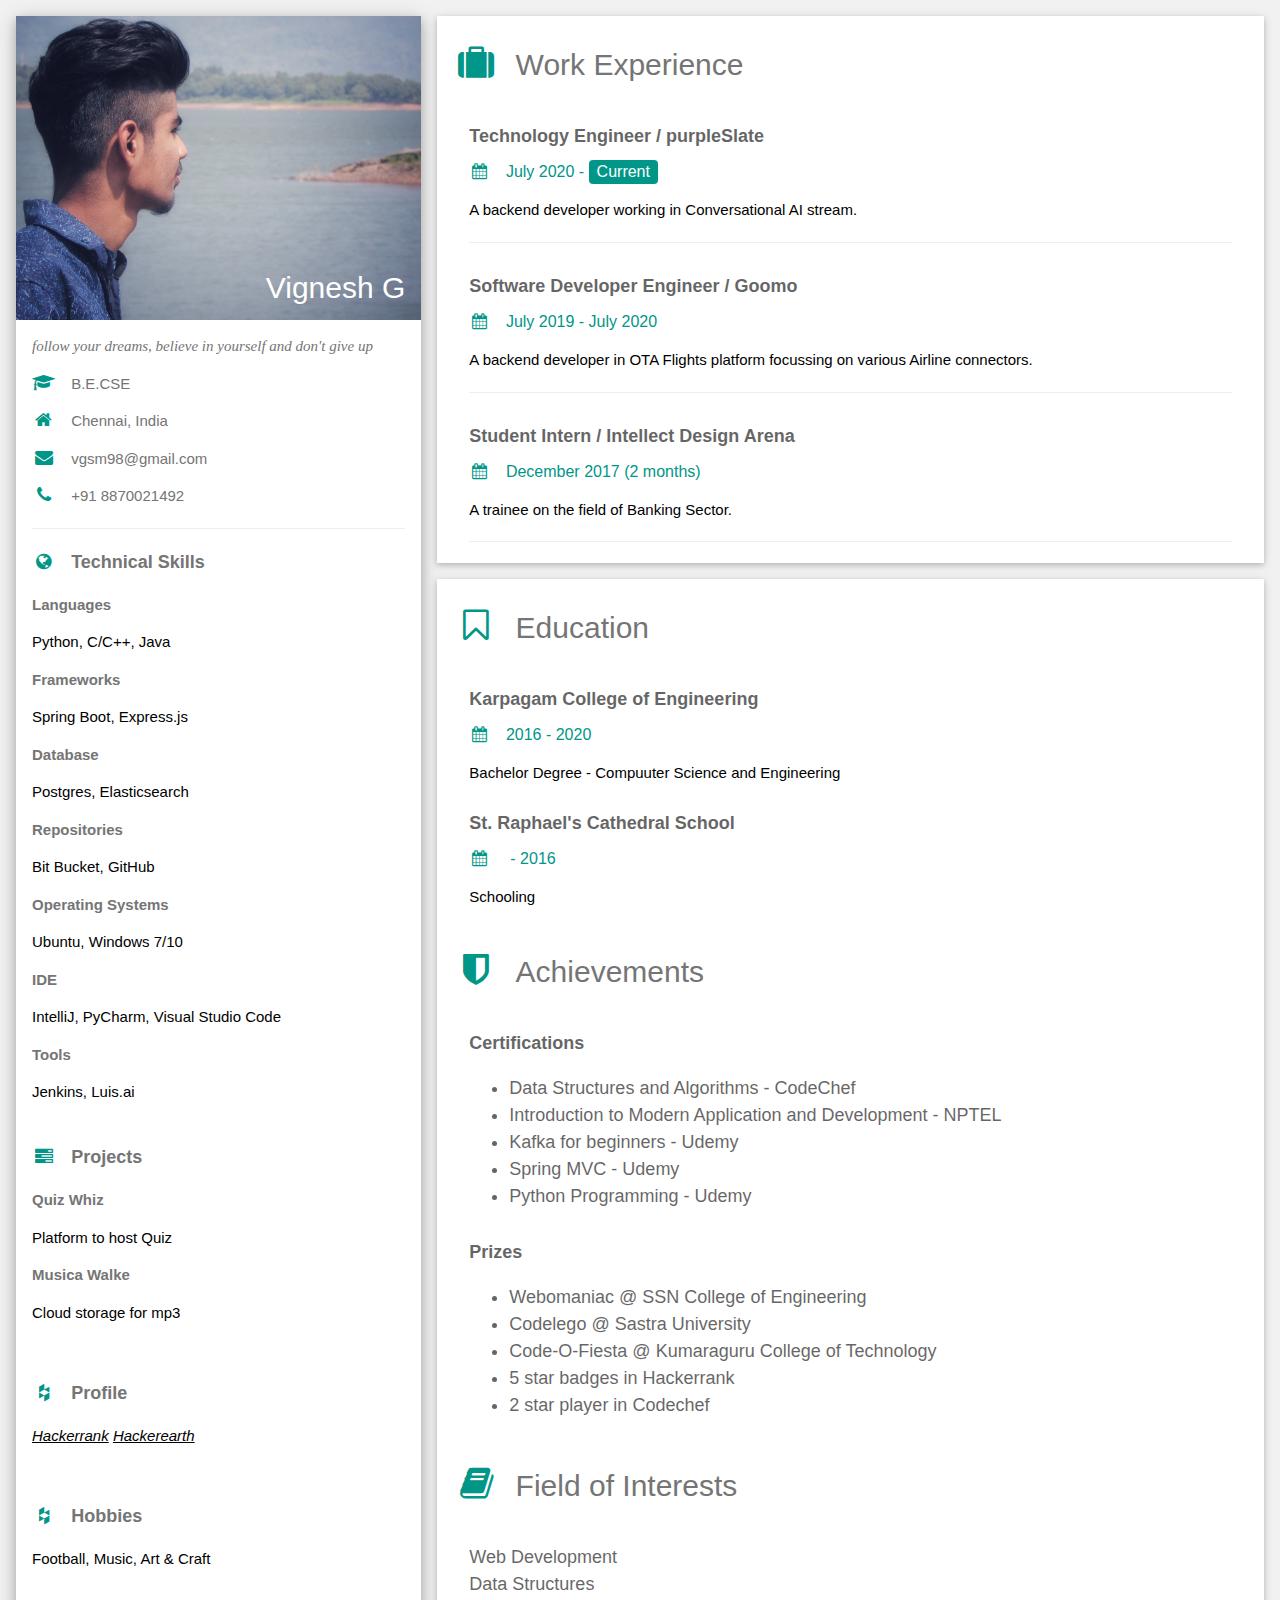
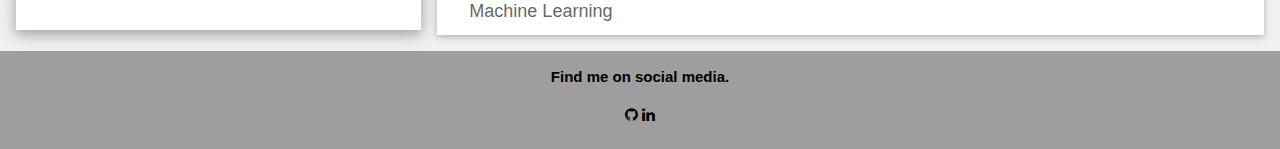
<file: index.html>
<!DOCTYPE html>
<html>
  <title>Port Folio</title>
  <meta charset="UTF-8" />
  <meta name="viewport" content="width=device-width, initial-scale=1" />
  <link rel="stylesheet" href="https://www.w3schools.com/w3css/4/w3.css" />
  <link
    rel="stylesheet"
    href="https://fonts.googleapis.com/css?family=Roboto"
  />
  <link
    rel="stylesheet"
    href="https://cdnjs.cloudflare.com/ajax/libs/font-awesome/4.7.0/css/font-awesome.min.css"
  />
  <style>
    html,
    body,
    h1,
    h2,
    h3,
    h4,
    h5,
    h6 {
      font-family: "Trebuchet MS", "Lucida Sans Unicode", "Lucida Grande",
        "Lucida Sans", Arial, sans-serif;
    }
    .ff {
      font-family: cursive;
    }
  </style>
  <script>
    document.addEventListener("contextmenu", (event) => event.preventDefault());
  </script>
  <body class="w3-light-grey">
    <!-- Page Container -->
    <div class="w3-content w3-margin-top" style="max-width: 1400px;">
      <!-- The Grid -->
      <div class="w3-row-padding">
        <!-- Left Column -->
        <div class="w3-third">
          <div class="w3-white w3-text-grey w3-card-4">
            <div class="w3-display-container">
              <img src="profile.jpg" style="width: 100%;" alt="Avatar" />
              <div class="w3-display-bottomright w3-container w3-text-white">
                <h2>Vignesh G</h2>
              </div>
            </div>
            <div class="w3-container">
              <p class="ff">
                <i>follow your dreams, believe in yourself and don't give up</i>
              </p>
              <p>
                <i
                  class="fa fa-graduation-cap fa-fw w3-margin-right w3-large w3-text-teal"
                ></i
                >B.E.CSE
              </p>
              <p>
                <i
                  class="fa fa-home fa-fw w3-margin-right w3-large w3-text-teal"
                ></i
                >Chennai, India
              </p>
              <p>
                <i
                  class="fa fa-envelope fa-fw w3-margin-right w3-large w3-text-teal"
                ></i
                >vgsm98@gmail.com
              </p>
              <p>
                <i
                  class="fa fa-phone fa-fw w3-margin-right w3-large w3-text-teal"
                ></i
                >+91 8870021492
              </p>
              <hr />
              <p class="w3-large w3-text-theme">
                <b
                  ><i class="fa fa-globe fa-fw w3-margin-right w3-text-teal"></i
                  >Technical Skills</b
                >
              </p>
              <p><strong>Languages</strong></p>
              <div class="w3-white w3-round-xlarge">
                <div>
                  <span>Python,</span>
                  <span>C/C++,</span>
                  <span>Java</span>
                </div>
              </div>
              <p><strong>Frameworks</strong></p>
              <div class="w3-white w3-round-xlarge">
                <div>
                  <span>Spring Boot,</span>
                  <span>Express.js</span>
                </div>
              </div>
              <p><strong>Database</strong></p>
              <div class="w3-white w3-round-xlarge">
                <div>
                  <span>Postgres,</span>
                  <span>Elasticsearch</span>
                </div>
              </div>
              <p><strong>Repositories</strong></p>
              <div class="w3-white w3-round-xlarge">
                <div>
                  <span>Bit Bucket,</span>
                  <span>GitHub</span>
                </div>
              </div>
              <p><strong>Operating Systems</strong></p>
              <div class="w3-white w3-round-xlarge">
                <div>
                  <span>Ubuntu,</span>
                  <span>Windows 7/10</span>
                </div>
              </div>
              <p><strong>IDE</strong></p>
              <div class="w3-white w3-round-xlarge">
                <div>
                  <span>IntelliJ,</span>
                  <span>PyCharm,</span>
                  <span>Visual Studio Code</span>
                </div>
              </div>
              <p><strong>Tools</strong></p>
              <div class="w3-white w3-round-xlarge">
                <div>
                  <span>Jenkins,</span>
                  <span>Luis.ai</span>
                </div>
              </div>
              <br />
              <p class="w3-large">
                <b
                  ><i class="fa fa-tasks fa-fw w3-margin-right w3-text-teal"></i
                  >Projects</b
                >
              </p>
              <p><strong>Quiz Whiz</strong></p>
              <div class="w3-white w3-round-xlarge">
                <p>Platform to host Quiz</p>
              </div>
              <p><strong>Musica Walke</strong></p>
              <div class="w3-white w3-round-xlarge">
                <p>Cloud storage for mp3</p>
              </div>
              <br />
              <p class="w3-large w3-text-theme">
                <b
                  ><i class="fa fa-houzz fa-fw w3-margin-right w3-text-teal"></i
                  >Profile</b
                >
              </p>
              <div class="w3-white w3-round-xlarge">
                <p>
                  <a href="https://www.hackerrank.com/Vignesh_p156"
                    ><i>Hackerrank</i></a
                  >
                  <a href="https://www.hackerearth.com/@vigneshg"
                    ><i>Hackerearth</i></a
                  >
                </p>
              </div>
              <br />
              <p class="w3-large w3-text-theme">
                <b
                  ><i class="fa fa-houzz fa-fw w3-margin-right w3-text-teal"></i
                  >Hobbies</b
                >
              </p>
              <div class="w3-white w3-round-xlarge">
                <p>Football, Music, Art &amp; Craft</p>
              </div>
              <br /><br />
            </div>
          </div>

          <!-- End Left Column -->
        </div>

        <!-- Right Column -->
        <div class="w3-twothird">
          <div class="w3-container w3-card w3-white w3-margin-bottom">
            <h2 class="w3-text-grey w3-padding-16">
              <i
                class="fa fa-suitcase fa-fw w3-margin-right w3-xxlarge w3-text-teal"
              ></i
              >Work Experience
            </h2>
            <div class="w3-container">
              <h5 class="w3-opacity">
                <b>Technology Engineer / purpleSlate</b>
              </h5>
              <h6 class="w3-text-teal">
                <i class="fa fa-calendar fa-fw w3-margin-right"></i>July 2020 -
                <span class="w3-tag w3-teal w3-round">Current</span>
              </h6>
              <p>
                A backend developer working in Conversational AI stream.
              </p>
              <hr />
            </div>
            <div class="w3-container">
              <h5 class="w3-opacity">
                <b>Software Developer Engineer / Goomo</b>
              </h5>
              <h6 class="w3-text-teal">
                <i class="fa fa-calendar fa-fw w3-margin-right"></i>July 2019 -
                July 2020
              </h6>
              <p>
                A backend developer in OTA Flights platform focussing on various Airline connectors.
              </p>
              <hr />
            </div>
            <div class="w3-container">
              <h5 class="w3-opacity">
                <b>Student Intern / Intellect Design Arena</b>
              </h5>
              <h6 class="w3-text-teal">
                <i class="fa fa-calendar fa-fw w3-margin-right"></i>December
                2017 (2 months)
              </h6>
              <p>A trainee on the field of Banking Sector.</p>
              <hr />
            </div>
          </div>

          <div class="w3-container w3-card w3-white">
            <h2 class="w3-text-grey w3-padding-16">
              <i
                class="fa fa-bookmark-o fa-fw w3-margin-right w3-xxlarge w3-text-teal"
              ></i
              >Education
            </h2>
            <!--    <div class="w3-container">
                        <h5 class="w3-opacity">
                            <b>W3Schools.com</b>
                        </h5>
                        <h6 class="w3-text-teal">
                            <i class="fa fa-calendar fa-fw w3-margin-right"></i>Forever</h6>
                        <p>Web Development! All I need to know in one place</p>
                        <hr>
                    </div>
                -->
            <div class="w3-container">
              <h5 class="w3-opacity">
                <b>Karpagam College of Engineering</b>
              </h5>
              <h6 class="w3-text-teal">
                <i class="fa fa-calendar fa-fw w3-margin-right"></i>2016 - 2020
              </h6>
              <p>Bachelor Degree - Compuuter Science and Engineering</p>
            </div>
            <div class="w3-container">
              <h5 class="w3-opacity">
                <b>St. Raphael's Cathedral School</b>
              </h5>
              <h6 class="w3-text-teal">
                <i class="fa fa-calendar fa-fw w3-margin-right"></i> - 2016
              </h6>
              <p>Schooling</p>
            </div>

            <h2 class="w3-text-grey w3-padding-16">
              <i
                class="fa fa-shield fa-fw w3-margin-right w3-xxlarge w3-text-teal"
              ></i
              >Achievements
            </h2>
            <div class="w3-container">
              <h5 class="w3-opacity">
                <b>Certifications </b>
                <ul>
                  <li>Data Structures and Algorithms - CodeChef</li>
                  <li>
                    Introduction to Modern Application and Development - NPTEL
                  </li>
                  <li>Kafka for beginners - Udemy</li>
                  <li>Spring MVC - Udemy</li>
                  <li>Python Programming - Udemy</li>
                </ul>
              </h5>
            </div>
            <div class="w3-container">
              <h5 class="w3-opacity">
                <b>Prizes </b>
                <ul>
                  <li>Webomaniac @ SSN College of Engineering</li>
                  <li>Codelego @ Sastra University</li>
                  <li>Code-O-Fiesta @ Kumaraguru College of Technology</li>
                  <li>5 star badges in Hackerrank</li>
                  <li>2 star player in Codechef</li>
                </ul>
              </h5>
            </div>
            <h2 class="w3-text-grey w3-padding-16">
              <i
                class="fa fa-book fa-fw w3-margin-right w3-xxlarge w3-text-teal"
              ></i
              >Field of Interests
            </h2>
            <div class="w3-container">
              <h5 class="w3-opacity">
                Web Development<br />
                Data Structures<br />
                Machine Learning
              </h5>
            </div>
            <!--
                    <div class="w3-container">
                        <h5 class="w3-opacity">
                            <b>Profile</b>
                            <ul>
                                <li><a href="https://www.hackerrank.com/Vignesh_p156"><i>Hackerrank</i></a></li>
                                <li><a href="https://www.hackerearth.com/@vigneshg"><i>Hackerearth</i></a></li>
                            </ul>
                        </h5>
                    </div>
					-->
          </div>

          <!-- End Right Column -->
        </div>

        <!-- End Grid -->
      </div>

      <!-- End Page Container -->
    </div>

    <footer class="w3-container w3-gray w3-center w3-margin-top">
      <p><strong>Find me on social media.</strong></p>
      <a href="https://github.com/Vigneshg98?tab=repositories"
        ><i class="fa fa-github w3-hover-opacity"></i
      ></a>

      <a href="https://www.linkedin.com/in/vigneshg98/"
        ><i class="fa fa-linkedin w3-hover-opacity"></i
      ></a>
      <br /><br />
    </footer>
  </body>
</html>
</file>
